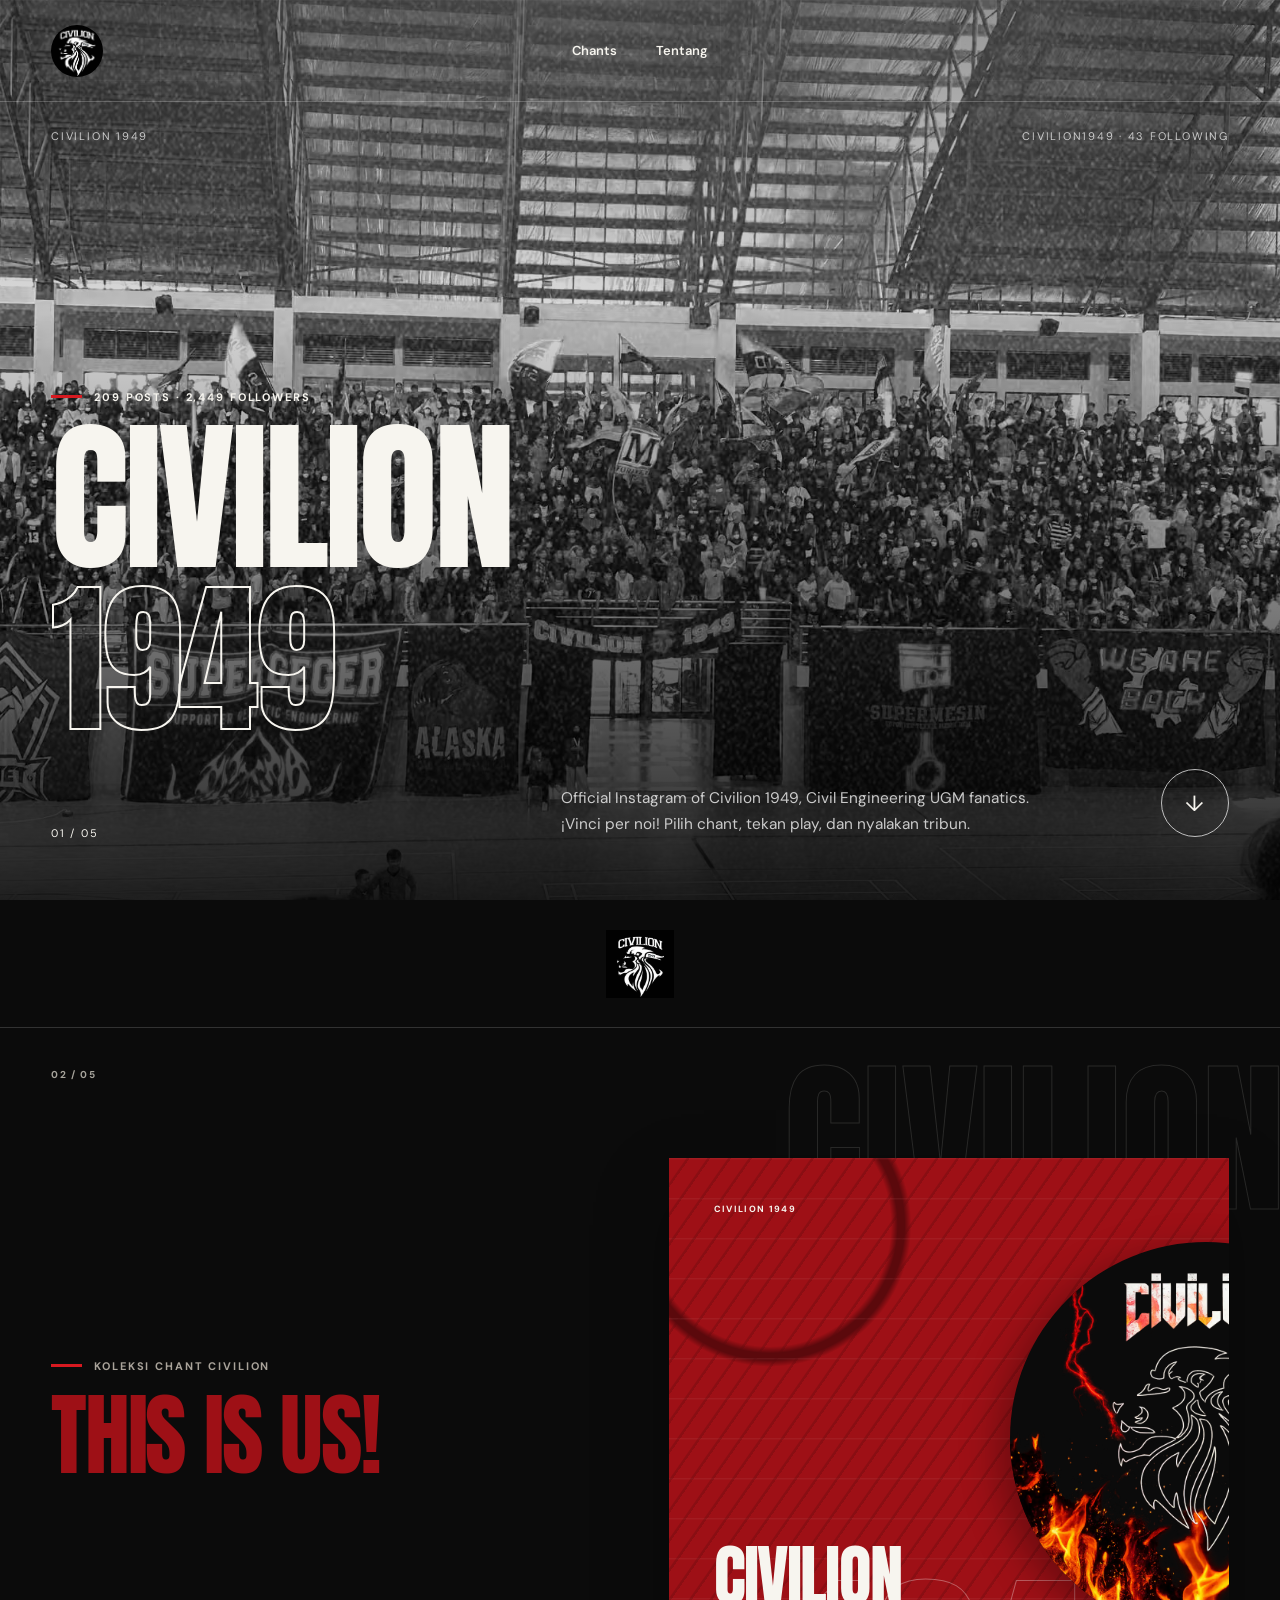
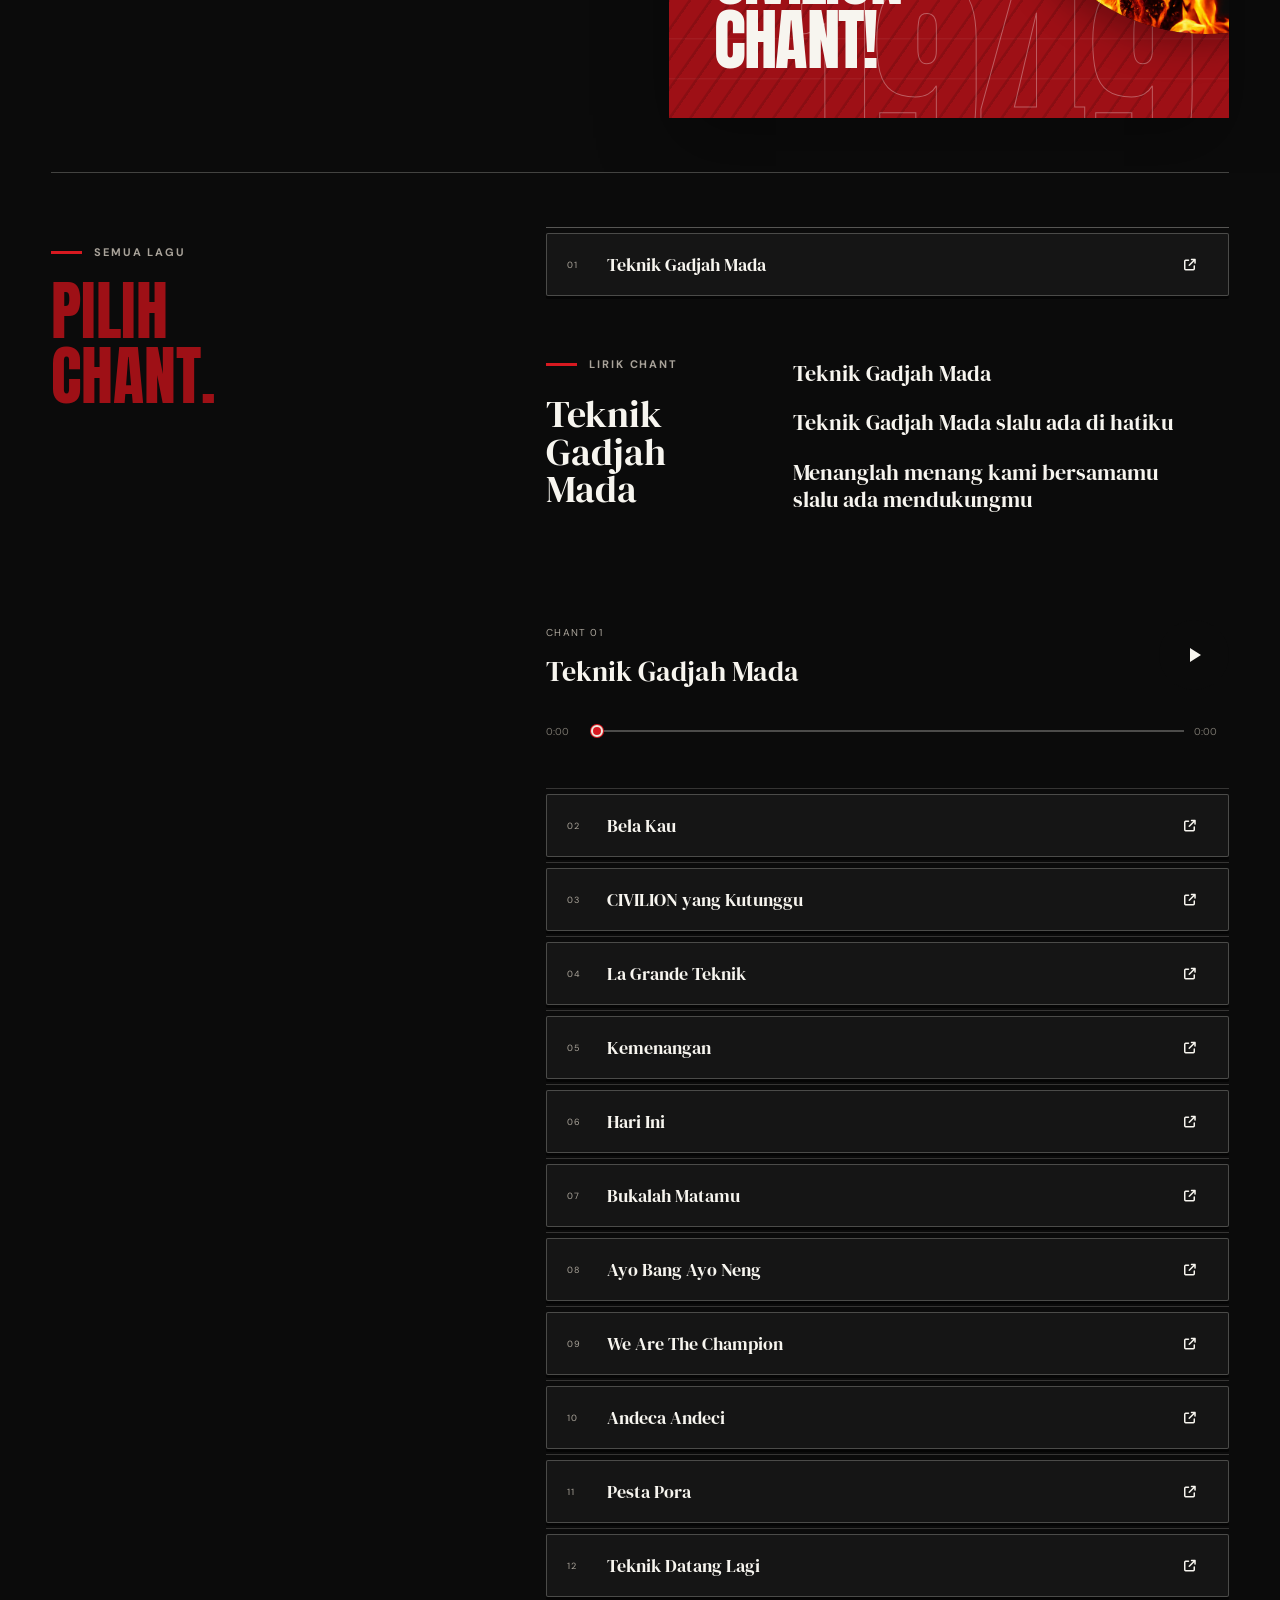
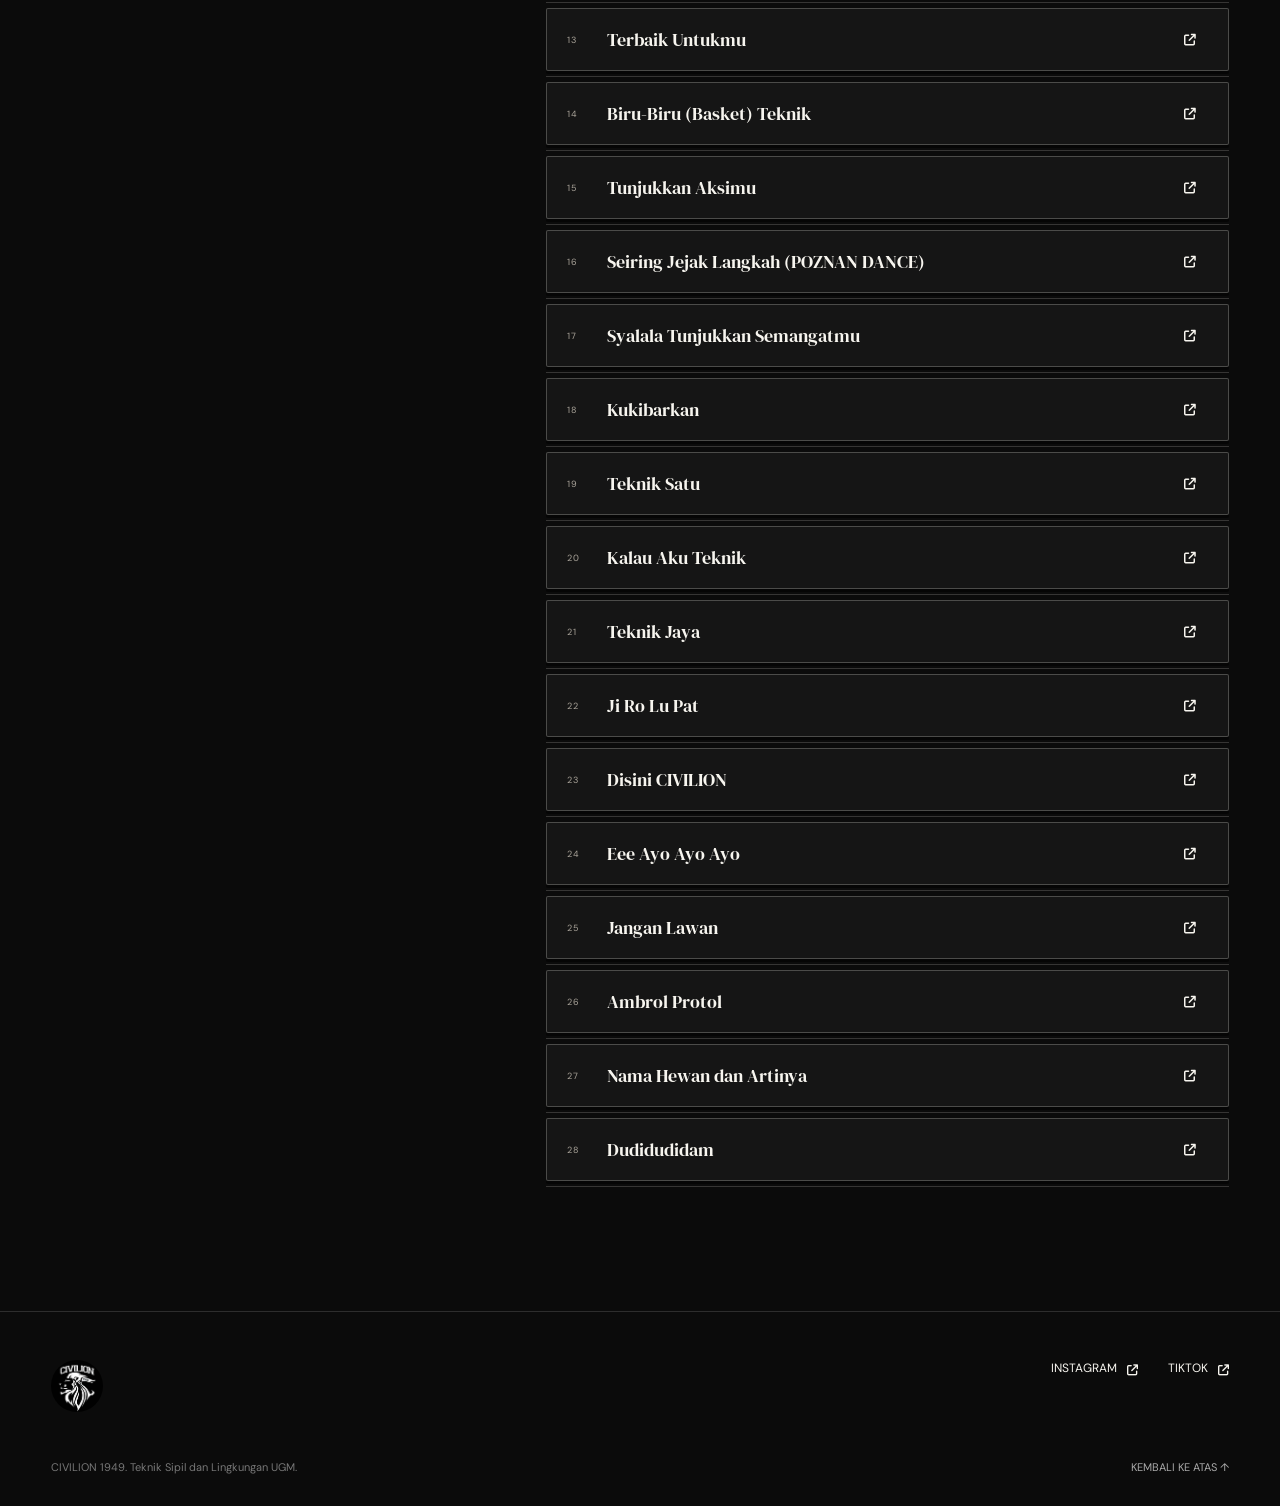
<file: index.html>
<!doctype html>
<html lang="id">
  <head>
    <meta charset="UTF-8" />
    <meta name="viewport" content="width=device-width, initial-scale=1.0" />
    <meta name="theme-color" content="#0b0b0b" />
    <meta
      name="description"
      content="CIVILION 1949, official supporter komunitas Teknik Sipil dan Lingkungan UGM. ¡Vinci per noi!"
    />
    <title>CIVILION — civilion1949</title>
    <link rel="icon" type="image/jpeg" href="logo-civilion.jpg" />
    <link rel="stylesheet" href="https://cdnjs.cloudflare.com/ajax/libs/font-awesome/6.7.2/css/all.min.css" />
    <link rel="preconnect" href="https://fonts.googleapis.com" />
    <link rel="preconnect" href="https://fonts.gstatic.com" crossorigin />
    <link
      href="https://fonts.googleapis.com/css2?family=Anton&amp;family=DM+Sans:wght@400;500;600;700&amp;family=DM+Serif+Display:ital@0;1&amp;display=swap"
      rel="stylesheet"
    />
    <link rel="stylesheet" href="styles.css" />
  </head>
  <body class="content-loading">
    <header class="site-header" id="top">
      <a class="brand" href="#top" aria-label="CIVILION, kembali ke atas">
        <img class="brand-logo" src="logo-civilion.jpg" alt="CIVILION" />
      </a>

      <button class="menu-toggle" type="button" aria-expanded="false" aria-controls="main-nav">
        <span></span><span></span>
        <span class="sr-only">Buka menu</span>
      </button>

      <nav class="main-nav" id="main-nav" aria-label="Navigasi utama">
        <a href="#rilisan">Chants</a>
        <a href="#top">Tentang</a>
      </nav>

    </header>

    <main>
      <section class="hero" aria-labelledby="hero-title">
        <div class="hero-media" role="img" aria-label="Kerumunan supporter memenuhi tribun stadion"></div>
        <div class="hero-shade"></div>
        <div class="hero-grid" aria-hidden="true"></div>

        <div class="hero-meta">
          <span>CIVILION 1949</span>
          <span>civilion1949 · 43 following</span>
        </div>

        <div class="hero-content">
          <p class="eyebrow"><span></span> 209 posts · 2,449 followers</p>
          <h1 id="hero-title"><span>CIVILION</span><em>1949</em></h1>
          <div class="hero-bottom">
            <p>
              Official Instagram of Civilion 1949, Civil Engineering UGM fanatics.
              ¡Vinci per noi! Pilih chant, tekan play, dan nyalakan tribun.
            </p>
            <a class="circle-link" href="#rilisan" aria-label="Dengarkan anthem terbaru">↓</a>
          </div>
        </div>

        <div class="hero-index" aria-hidden="true">01 / 05</div>
      </section>

      <section class="collaborators" aria-label="Logo kolaborator komunitas">
        <div class="logo-track">
          <div class="logo-row logo-image-row">
            <img src="logo-civilion.jpg" alt="Logo CIVILION" />
          </div>
        </div>
      </section>

      <section class="release" id="rilisan" aria-labelledby="release-title">
        <div class="release-heading">
          <p class="eyebrow dark"><span></span> Koleksi chant CIVILION</p>
          <h2 id="release-title"><span>THIS IS US!</span><span></span></h2>
        </div>

        <div class="record-art" aria-label="Sampul koleksi chant CIVILION">
          <div class="record-copy">
              <span>CIVILION 1949</span>
              <strong>CIVILION<br />CHANT!</strong>
          </div>
          <picture class="record-disc">
            <source srcset="cd.avif" type="image/avif" />
            <img src="cd.webp" alt="" aria-hidden="true" />
          </picture>
        </div>

        <div class="chant-catalog" aria-labelledby="catalog-title">
          <div class="catalog-heading">
            <p class="eyebrow dark"><span></span> Semua lagu</p>
            <h3 id="catalog-title"><span>PILIH</span><span>CHANT.</span></h3>
          </div>
          <div class="chant-list">
            <div class="chant-entry">
            <button type="button" class="chant-item" aria-expanded="false" data-title="Teknik Gadjah Mada" data-source="https://ekarahmadi.github.io/supersonikChant/TeknikGadjahMadaGitar.mp3" data-type="audio/mpeg"><span>01</span><strong>Teknik Gadjah Mada</strong><b class="chant-icon" aria-hidden="true"><i class="fa-solid fa-arrow-up-right-from-square"></i></b></button>
              <div class="chant-detail">
                <section class="lyrics-panel" aria-labelledby="lyrics-title" aria-live="polite">
                  <div class="lyrics-heading"><p class="eyebrow dark"><span></span> Lirik chant</p><h3 id="lyrics-title">Teknik Gadjah Mada</h3></div>
                  <div class="lyrics-lines"></div>
                </section>
                <div class="player-panel">
                  <div class="track-copy"><span>Chant 01</span><h3>Teknik Gadjah Mada</h3></div>
                  <button class="play-button" type="button" aria-label="Putar Teknik Gadjah Mada"><svg class="play-icon" viewBox="0 0 24 24" aria-hidden="true"><path d="m8 5 11 7-11 7V5Z" fill="currentColor"/></svg><svg class="pause-icon" viewBox="0 0 24 24" aria-hidden="true"><path d="M7 5h4v14H7zm6 0h4v14h-4z" fill="currentColor"/></svg></button>
                  <div class="progress-wrap"><span class="current-time">0:00</span><input class="progress" type="range" min="0" max="100" step="0.1" value="0" aria-label="Atur posisi lagu" /><span class="duration">--:--</span></div>
                  <audio class="track-audio" preload="metadata"><source src="https://ekarahmadi.github.io/supersonikChant/TeknikGadjahMadaGitar.mp3" type="audio/mpeg" /></audio>
                </div>
              </div>
            </div>
            <div class="chant-entry">
            <button type="button" class="chant-item" data-title="Syalala" data-source="https://ekarahmadi.github.io/supersonikChant/syalalaGitar.mp3" data-type="audio/mpeg"><span>02</span><strong>Syalala</strong><b class="chant-icon" aria-hidden="true"><i class="fa-solid fa-arrow-up-right-from-square"></i></b></button>
            </div>
            <div class="chant-entry">
            <button type="button" class="chant-item" data-title="CIVILION Yang Kutunggu" data-source="https://ekarahmadi.github.io/supersonikChant/SupersonikYangKutungguGitar.mp3" data-type="audio/mpeg"><span>03</span><strong>CIVILION Yang Kutunggu</strong><b class="chant-icon" aria-hidden="true"><i class="fa-solid fa-arrow-up-right-from-square"></i></b></button>
            </div>
            <div class="chant-entry">
            <button type="button" class="chant-item" data-title="La Grande" data-source="https://ekarahmadi.github.io/supersonikChant/LaGrandeGitar.mp3" data-type="audio/mpeg"><span>04</span><strong>La Grande</strong><b class="chant-icon" aria-hidden="true"><i class="fa-solid fa-arrow-up-right-from-square"></i></b></button>
            </div>
            <div class="chant-entry">
            <button type="button" class="chant-item" data-title="Kemenangan" data-source="https://ekarahmadi.github.io/supersonikChant/KemenanganGitar.mp3" data-type="audio/mpeg"><span>05</span><strong>Kemenangan</strong><b class="chant-icon" aria-hidden="true"><i class="fa-solid fa-arrow-up-right-from-square"></i></b></button>
            </div>
            <div class="chant-entry">
            <button type="button" class="chant-item" data-title="Hari Ini" data-source="https://ekarahmadi.github.io/supersonikChant/HariIniGitar.mp3" data-type="audio/mpeg"><span>06</span><strong>Hari Ini</strong><b class="chant-icon" aria-hidden="true"><i class="fa-solid fa-arrow-up-right-from-square"></i></b></button>
            </div>
            <div class="chant-entry">
            <button type="button" class="chant-item" data-title="Bukalah Matamu" data-source="https://ekarahmadi.github.io/supersonikChant/BukalahMatamuGitar"><span>07</span><strong>Bukalah Matamu</strong><b class="chant-icon" aria-hidden="true"><i class="fa-solid fa-arrow-up-right-from-square"></i></b></button>
            </div>
            <div class="chant-entry">
            <button type="button" class="chant-item" data-title="Ayo Bang" data-source="https://ekarahmadi.github.io/supersonikChant/AyoBangGitar.mp3" data-type="audio/mpeg"><span>08</span><strong>Ayo Bang</strong><b class="chant-icon" aria-hidden="true"><i class="fa-solid fa-arrow-up-right-from-square"></i></b></button>
            </div>
            <div class="chant-entry">
            <button type="button" class="chant-item" data-title="We Are The" data-source="https://ekarahmadi.github.io/supersonikChant/weAreThe.wav" data-type="audio/wav"><span>09</span><strong>We Are The</strong><b class="chant-icon" aria-hidden="true"><i class="fa-solid fa-arrow-up-right-from-square"></i></b></button>
            </div>
            <div class="chant-entry">
            <button type="button" class="chant-item" data-title="Andeca Andeci" data-source="https://ekarahmadi.github.io/supersonikChant/andecaAndeci.wav" data-type="audio/wav"><span>10</span><strong>Andeca Andeci</strong><b class="chant-icon" aria-hidden="true"><i class="fa-solid fa-arrow-up-right-from-square"></i></b></button>
            </div>
            <div class="chant-entry">
            <button type="button" class="chant-item" data-title="Kami Pemenangnya" data-source="https://ekarahmadi.github.io/supersonikChant/kamiPemenangnya.wav" data-type="audio/wav"><span>11</span><strong>Kami Pemenangnya</strong><b class="chant-icon" aria-hidden="true"><i class="fa-solid fa-arrow-up-right-from-square"></i></b></button>
            </div>
            <div class="chant-entry">
            <button type="button" class="chant-item" data-title="Kami Datang Lagi" data-source="https://ekarahmadi.github.io/supersonikChant/kamiDatangLagi.wav" data-type="audio/wav"><span>12</span><strong>Kami Datang Lagi</strong><b class="chant-icon" aria-hidden="true"><i class="fa-solid fa-arrow-up-right-from-square"></i></b></button>
            </div>
            <div class="chant-entry">
            <button type="button" class="chant-item" data-title="Terbaik Untukmu" data-source="https://ekarahmadi.github.io/supersonikChant/terbaikUntukmu.wav" data-type="audio/wav"><span>13</span><strong>Terbaik Untukmu</strong><b class="chant-icon" aria-hidden="true"><i class="fa-solid fa-arrow-up-right-from-square"></i></b></button>
            </div>
            <div class="chant-entry">
            <button type="button" class="chant-item" data-title="Hitam-Hitam" data-source="https://ekarahmadi.github.io/supersonikChant/hitamHitam.wav" data-type="audio/wav"><span>14</span><strong>Hitam-Hitam</strong><b class="chant-icon" aria-hidden="true"><i class="fa-solid fa-arrow-up-right-from-square"></i></b></button>
            </div>
            <div class="chant-entry">
            <button type="button" class="chant-item" data-title="CIVILION Tunjukkan Aksimu" data-source="https://ekarahmadi.github.io/supersonikChant/supersonikTunjukkanAksimu.wav" data-type="audio/wav"><span>15</span><strong>CIVILION Tunjukkan Aksimu</strong><b class="chant-icon" aria-hidden="true"><i class="fa-solid fa-arrow-up-right-from-square"></i></b></button>
            </div>
            <div class="chant-entry">
            <button type="button" class="chant-item" data-title="Seiring Jejak Langkahku" data-source="https://ekarahmadi.github.io/supersonikChant/seiringJejakLangkahku.wav" data-type="audio/wav"><span>16</span><strong>Seiring Jejak Langkahku</strong><b class="chant-icon" aria-hidden="true"><i class="fa-solid fa-arrow-up-right-from-square"></i></b></button>
            </div>
            <div class="chant-entry">
            <button type="button" class="chant-item" data-title="Syalalala Tunjukkan" data-source="https://ekarahmadi.github.io/supersonikChant/syalalalaTunjukkan.wav" data-type="audio/wav"><span>17</span><strong>Syalalala Tunjukkan</strong><b class="chant-icon" aria-hidden="true"><i class="fa-solid fa-arrow-up-right-from-square"></i></b></button>
            </div>
            <div class="chant-entry">
            <button type="button" class="chant-item" data-title="Ku Kibarkan Bendera" data-source="https://ekarahmadi.github.io/supersonikChant/kukibarkanBendera.wav" data-type="audio/wav"><span>18</span><strong>Ku Kibarkan Bendera</strong><b class="chant-icon" aria-hidden="true"><i class="fa-solid fa-arrow-up-right-from-square"></i></b></button>
            </div>
            <div class="chant-entry">
            <button type="button" class="chant-item" data-title="Teknik Satu" data-source="https://ekarahmadi.github.io/supersonikChant/teknikSatu.wav" data-type="audio/wav"><span>19</span><strong>Teknik Satu</strong><b class="chant-icon" aria-hidden="true"><i class="fa-solid fa-arrow-up-right-from-square"></i></b></button>
            </div>
            <div class="chant-entry">
            <button type="button" class="chant-item" data-title="Kalau Aku Teknik" data-source="https://ekarahmadi.github.io/supersonikChant/kalauAkuTeknik.wav" data-type="audio/wav"><span>20</span><strong>Kalau Aku Teknik</strong><b class="chant-icon" aria-hidden="true"><i class="fa-solid fa-arrow-up-right-from-square"></i></b></button>
            </div>
            <div class="chant-entry">
            <button type="button" class="chant-item" data-title="Ayo Teknik Jaya" data-source="https://ekarahmadi.github.io/supersonikChant/ayoTeknikJaya.wav" data-type="audio/wav"><span>21</span><strong>Ayo Teknik Jaya</strong><b class="chant-icon" aria-hidden="true"><i class="fa-solid fa-arrow-up-right-from-square"></i></b></button>
            </div>
            <div class="chant-entry">
            <button type="button" class="chant-item" data-title="Ji Ro Lu Pat" data-source="https://ekarahmadi.github.io/supersonikChant/jiRoLuPat.wav" data-type="audio/wav"><span>22</span><strong>Ji Ro Lu Pat</strong><b class="chant-icon" aria-hidden="true"><i class="fa-solid fa-arrow-up-right-from-square"></i></b></button>
            </div>
            <div class="chant-entry">
            <button type="button" class="chant-item" data-title="Di Sini CIVILION" data-source="https://ekarahmadi.github.io/supersonikChant/disiniSupersonik.wav" data-type="audio/wav"><span>23</span><strong>Di Sini CIVILION</strong><b class="chant-icon" aria-hidden="true"><i class="fa-solid fa-arrow-up-right-from-square"></i></b></button>
            </div>
            <div class="chant-entry">
            <button type="button" class="chant-item" data-title="Yo Ayo Teknikku" data-source="https://ekarahmadi.github.io/supersonikChant/yoAyoTeknikku.wav" data-type="audio/wav"><span>24</span><strong>Yo Ayo Teknikku</strong><b class="chant-icon" aria-hidden="true"><i class="fa-solid fa-arrow-up-right-from-square"></i></b></button>
            </div>
            <div class="chant-entry">
            <button type="button" class="chant-item" data-title="Sudah Kubilang" data-source="https://ekarahmadi.github.io/supersonikChant/sudahKubilang.wav" data-type="audio/wav"><span>25</span><strong>Sudah Kubilang</strong><b class="chant-icon" aria-hidden="true"><i class="fa-solid fa-arrow-up-right-from-square"></i></b></button>
            </div>
            <div class="chant-entry">
            <button type="button" class="chant-item" data-title="Ambrol Protol" data-source="https://ekarahmadi.github.io/supersonikChant/ambrolProtol.wav" data-type="audio/wav"><span>26</span><strong>Ambrol Protol</strong><b class="chant-icon" aria-hidden="true"><i class="fa-solid fa-arrow-up-right-from-square"></i></b></button>
            </div>
            <div class="chant-entry">
            <button type="button" class="chant-item" data-title="Nama Hewan" data-source="https://ekarahmadi.github.io/supersonikChant/namaHewan.wav" data-type="audio/wav"><span>27</span><strong>Nama Hewan</strong><b class="chant-icon" aria-hidden="true"><i class="fa-solid fa-arrow-up-right-from-square"></i></b></button>
            </div>
            <div class="chant-entry">
            <button type="button" class="chant-item" data-title="Dudi Dudi Dam" data-source="https://ekarahmadi.github.io/supersonikChant/dudiDudiDam.wav" data-type="audio/wav"><span>28</span><strong>Dudi Dudi Dam</strong><b class="chant-icon" aria-hidden="true"><i class="fa-solid fa-arrow-up-right-from-square"></i></b></button>
            </div>
          </div>
        </div>
      </section>

    </main>

    <footer class="site-footer">
      <a class="brand footer-brand" href="#top">
        <img class="brand-logo" src="logo-civilion.jpg" alt="CIVILION" />
      </a>
      <div class="footer-links">
        <a href="https://www.instagram.com/civilion1949/" target="_blank" rel="noreferrer">Instagram <span class="external-icon" aria-hidden="true"><i class="fa-solid fa-arrow-up-right-from-square"></i></span></a>
        <a href="https://www.tiktok.com/@civilion1949_?_r=1&amp;_t=ZS-98gYfl2aiCT" target="_blank" rel="noreferrer">TikTok <span class="external-icon" aria-hidden="true"><i class="fa-solid fa-arrow-up-right-from-square"></i></span></a>
      </div>
      <p>CIVILION 1949. Teknik Sipil dan Lingkungan UGM.</p>
      <a class="back-top" href="#top">Kembali ke atas ↑</a>
    </footer>

    <script src="supabase-config.js"></script>
    <script src="supabase-api.js"></script>
    <script src="lyrics.js"></script>
    <script src="public-content.js"></script>
    <script src="script.js"></script>
  </body>
</html>
</file>
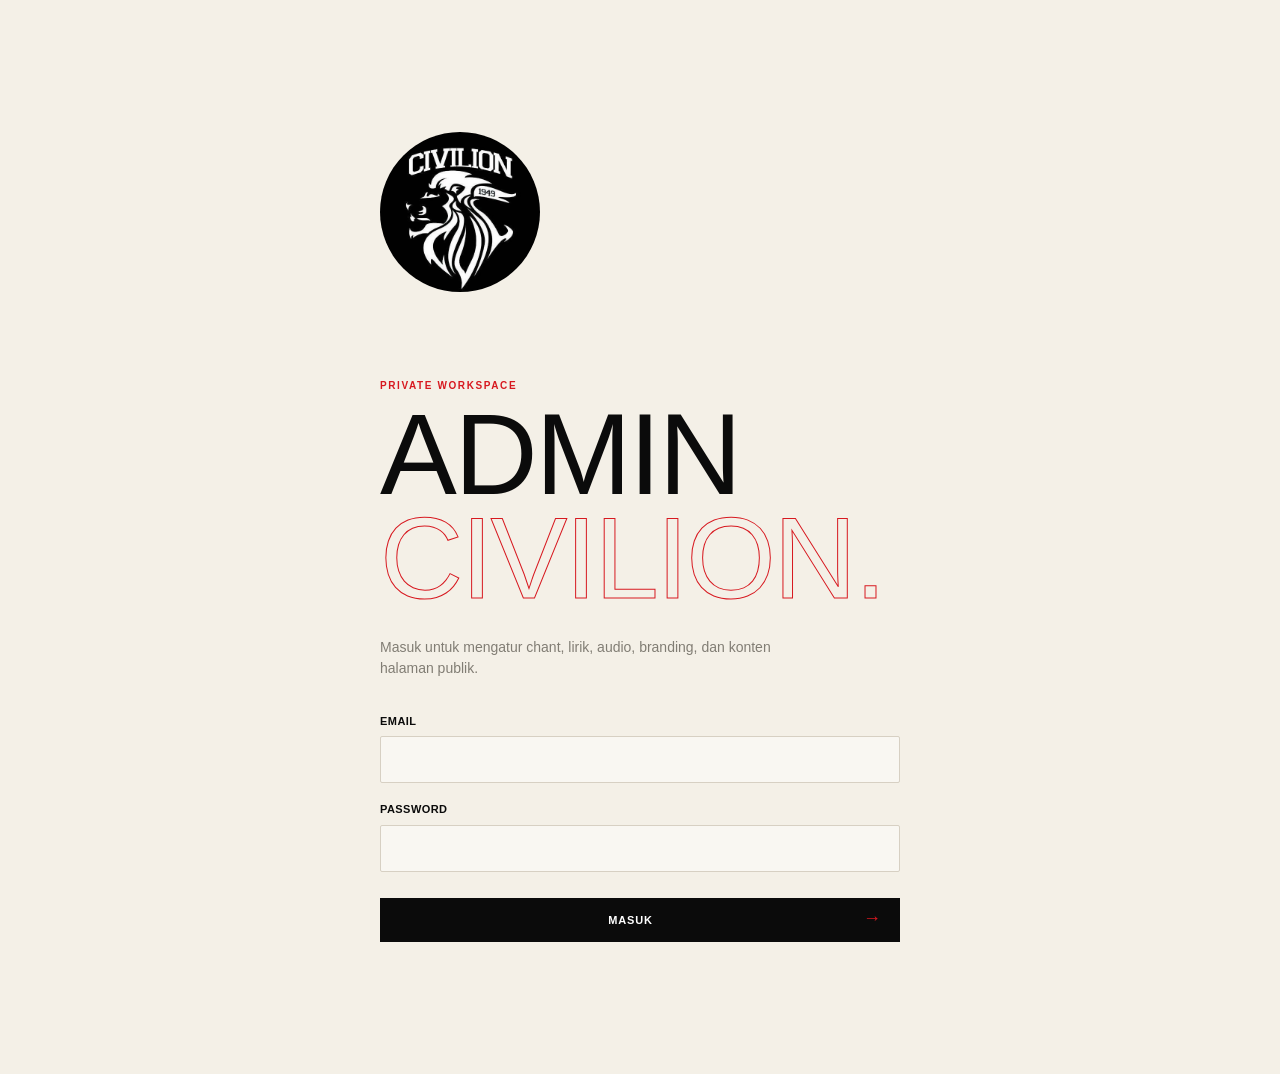
<file: admin.html>
<!doctype html>
<html lang="id">
  <head>
    <meta charset="UTF-8" />
    <meta name="viewport" content="width=device-width, initial-scale=1.0" />
    <meta name="theme-color" content="#0b0b0b" />
    <link rel="icon" type="image/jpeg" href="logo-civilion.jpg" />
    <title>Admin — CIVILION 1949</title>
    <link rel="stylesheet" href="admin.css" />
  </head>
  <body>
    <main class="admin-shell">
      <section class="login-card" id="login-view">
        <img src="logo-civilion.jpg" alt="CIVILION 1949" />
        <p class="eyebrow">Private workspace</p>
        <h1>ADMIN<br /><em>CIVILION.</em></h1>
        <p>Masuk untuk mengatur chant, lirik, audio, branding, dan konten halaman publik.</p>
        <form id="login-form">
          <label>Email<input type="email" name="email" autocomplete="email" required /></label>
          <label>Password<input type="password" name="password" autocomplete="current-password" required /></label>
          <button type="submit">Masuk <span>→</span></button>
        </form>
        <p class="form-status" id="login-status" role="status"></p>
      </section>

      <section class="dashboard" id="dashboard-view" hidden>
        <header class="admin-header">
          <div><p class="eyebrow">Civilion 1949 control room</p><h1>CIVILION <em>ADMIN.</em></h1></div>
          <div class="header-actions"><a href="index.html" target="_blank" rel="noreferrer">Lihat website ↗</a><button id="logout-button" type="button">Keluar</button></div>
        </header>
        <p class="form-status" id="dashboard-status" role="status"></p>

        <nav class="admin-tabs" aria-label="Admin sections">
          <button class="tab-button active" type="button" data-tab="chants">Chants &amp; lirik</button>
          <button class="tab-button" type="button" data-tab="settings">Pengaturan halaman</button>
        </nav>

        <section class="tab-panel active" id="chants-tab">
          <div class="section-head"><div><p class="eyebrow dark">Content library</p><h2>CHANTS.</h2><p>Kelola judul, audio, lirik, urutan, dan status publikasi.</p></div><div class="section-actions"><button class="button secondary" id="seed-button" type="button">Import 28 default</button><button class="button" id="new-chant-button" type="button">+ Chant baru</button></div></div>
          <div class="chant-admin-layout">
            <div class="chant-admin-list" id="chant-admin-list"></div>
            <form class="editor" id="chant-form" hidden>
              <div class="editor-head"><div><p class="eyebrow dark">Editor chant</p><h3 id="chant-editor-title">Chant baru</h3></div><button class="icon-button" id="close-editor" type="button" aria-label="Tutup editor">×</button></div>
              <input type="hidden" name="id" />
              <label>Judul<input name="title" required /></label>
              <div class="form-grid"><label>Urutan<input name="sort_order" type="number" min="0" required /></label><label>Format audio<select name="audio_type"><option value="audio/mpeg">MP3</option><option value="audio/wav">WAV</option></select></label></div>
              <label>Audio URL<input name="audio_url" type="url" placeholder="Upload file atau tempel URL" /></label>
              <div class="upload-row"><label class="file-picker">Upload audio<input id="audio-file" type="file" accept="audio/*" /></label><button class="button danger compact" id="delete-audio-button" type="button">Hapus audio</button></div>
              <audio class="editor-audio" id="editor-audio" controls preload="none" hidden></audio>
              <label class="check-label"><input name="published" type="checkbox" checked /> Tampilkan di website publik</label>
              <label>Lirik <span class="hint">Satu baris per baris lirik</span><textarea name="lyrics" rows="14" placeholder="Tulis lirik di sini..."></textarea></label>
              <div class="editor-actions"><button class="button" type="submit">Simpan chant</button><button class="button danger" id="delete-chant-button" type="button">Hapus</button></div>
            </form>
          </div>
        </section>

        <section class="tab-panel" id="settings-tab" hidden>
          <div class="section-head"><div><p class="eyebrow dark">Page controls</p><h2>SETTINGS.</h2><p>Ubah konten halaman tanpa menyentuh HTML.</p></div><button class="button" id="save-settings-button" type="button">Simpan semua</button></div>
          <form class="settings-grid" id="settings-form">
            <fieldset><legend>Hero</legend><div class="media-preview hero-preview"><span>Preview background saat ini</span><img id="hero-preview" alt="Preview background hero" /></div><label>Eyebrow<input name="hero.eyebrow" /></label><label>Judul utama<input name="hero.title" /></label><label>Judul emphasis<input name="hero.title_emphasis" /></label><label>Deskripsi<textarea name="hero.description" rows="4"></textarea></label><label>Lokasi<input name="hero.location" /></label><label>Background URL<input name="hero.background_url" /></label><div class="upload-row"><label class="file-picker">Upload background<input id="hero-file" type="file" accept="image/*" /></label><button class="button danger compact" id="delete-hero-button" type="button">Hapus foto</button></div></fieldset>
            <fieldset><legend>Rilisan</legend><label>Eyebrow<input name="release.eyebrow" /></label><label>Judul<input name="release.title" /></label><label>Judul emphasis<input name="release.title_emphasis" /></label><label>Label cover<input name="release.cover_label" /></label><label>Judul cover<input name="release.cover_title" /></label></fieldset>
            <fieldset><legend>Branding</legend><div class="media-preview logo-preview"><span>Logo utama saat ini</span><img id="logo-preview" alt="Preview logo utama" /></div><label>Logo utama<input name="branding.logo_url" /></label><div class="upload-row"><label class="file-picker">Upload logo<input id="logo-file" type="file" accept="image/*" /></label><button class="button danger compact" id="delete-logo-button" type="button">Hapus logo</button></div><div class="media-preview logo-preview"><span>Logo kolaborator saat ini</span><img id="collaborator-preview" alt="Preview logo kolaborator" /></div><label>Logo kolaborator<input name="branding.collaborator_logo_url" /></label><div class="upload-row"><label class="file-picker">Upload kolaborator<input id="collaborator-file" type="file" accept="image/*" /></label><button class="button danger compact" id="delete-collaborator-button" type="button">Hapus logo</button></div><label>URL sumber<input name="branding.source_url" type="url" /></label></fieldset>
            <fieldset><legend>Footer</legend><label>Teks footer<input name="footer.text" /></label></fieldset>
          </form>
        </section>
      </section>
    </main>
    <div class="modal-backdrop" id="admin-modal" hidden>
      <section class="admin-modal" role="dialog" aria-modal="true" aria-labelledby="modal-title">
        <p class="modal-kicker" id="modal-kicker">CIVILION ADMIN</p>
        <h2 id="modal-title">Berhasil</h2>
        <p id="modal-message"></p>
        <div class="modal-actions" id="modal-actions"></div>
      </section>
    </div>
    <script src="supabase-config.js"></script>
    <script src="supabase-api.js"></script>
    <script src="lyrics.js"></script>
    <script src="admin.js"></script>
  </body>
</html>
</file>
<file: styles.css>
:root {
  --ink: #0b0b0b;
  --paper: #eeeade;
  --white: #f7f5ef;
  --red: #d71920;
  --gray: #a7a49c;
  --line: rgba(11, 11, 11, 0.18);
  --gutter: clamp(22px, 4vw, 68px);
}

* { box-sizing: border-box; }
html { scroll-behavior: smooth; scroll-padding-top: 24px; overflow-x: clip; }
body {
  margin: 0;
  background: var(--ink);
  color: var(--white);
  font-family: "DM Sans", Arial, sans-serif;
  -webkit-font-smoothing: antialiased;
  overflow-x: clip;
}
body.menu-open { overflow: hidden; }
a { color: inherit; text-decoration: none; }
button, input { font: inherit; }
button { color: inherit; }
img { display: block; max-width: 100%; }
.sr-only {
  position: absolute;
  width: 1px;
  height: 1px;
  padding: 0;
  margin: -1px;
  overflow: hidden;
  clip: rect(0, 0, 0, 0);
  white-space: nowrap;
  border: 0;
}

.site-header {
  position: absolute;
  z-index: 20;
  top: 0;
  left: 0;
  width: 100%;
  height: 102px;
  padding: 0 var(--gutter);
  display: grid;
  grid-template-columns: 1fr auto 1fr;
  align-items: center;
  border-bottom: 1px solid rgba(255,255,255,.22);
}
.brand { display: inline-flex; width: max-content; align-items: center; }
.brand-logo { width: 52px; height: 52px; aspect-ratio: 1; object-fit: contain; object-position: center; border-radius: 50%; }
.main-nav { display: flex; gap: clamp(25px, 3vw, 50px); }
.main-nav a { font-size: 13px; font-weight: 600; }
.main-nav a, .footer-links a { transition: opacity .25s ease; }
.main-nav a:hover, .footer-links a:hover { opacity: .58; }
.external-icon { display: inline-block; margin-left: 7px; color: currentColor; vertical-align: -.1em; }
.external-icon i { font-size: 11px; }
.menu-toggle { display: none; background: none; border: 0; }

.hero {
  position: relative;
  min-height: min(940px, 100svh);
  overflow: hidden;
  display: flex;
  align-items: flex-end;
  padding: 145px var(--gutter) clamp(48px, 7vh, 84px);
  isolation: isolate;
}
.hero-media {
  position: absolute;
  z-index: -3;
  inset: 0;
  background-image: url("hero-bg.webp");
  background-image: -webkit-image-set(url("hero-bg.avif") 1x, url("hero-bg.webp") 1x);
  background-image: image-set(url("hero-bg.avif") type("image/avif"), url("hero-bg.webp") type("image/webp"));
  background-size: cover;
  background-position: center 42%;
  filter: grayscale(1) contrast(1.08);
  transform: scale(1.015);
  opacity: 1;
  transition: opacity .22s ease;
}
.content-loading .hero-media { opacity: 0; }
.hero-shade { position: absolute; z-index: -2; inset: 0; background: linear-gradient(180deg, rgba(0,0,0,.42) 0%, rgba(0,0,0,.15) 34%, rgba(0,0,0,.88) 100%); }
.hero-grid {
  position: absolute;
  z-index: -1;
  inset: 0;
  opacity: .13;
  background-image: linear-gradient(rgba(255,255,255,.25) 1px, transparent 1px), linear-gradient(90deg, rgba(255,255,255,.25) 1px, transparent 1px);
  background-size: 80px 80px;
  mask-image: linear-gradient(to bottom, black, transparent 70%);
}
.hero-meta { position: absolute; top: 129px; left: var(--gutter); right: var(--gutter); display: flex; justify-content: space-between; color: rgba(255,255,255,.72); font-size: 11px; letter-spacing: .16em; text-transform: uppercase; }
.hero-content { width: 100%; }
.eyebrow { display: flex; align-items: center; gap: 12px; margin: 0 0 24px; font-size: 11px; font-weight: 700; letter-spacing: .17em; text-transform: uppercase; }
.eyebrow span { display: inline-block; width: 31px; height: 3px; background: var(--red); }
.eyebrow.dark { color: var(--ink); }
.hero h1, .release h2 {
  margin: 0;
  font-family: Anton, Impact, sans-serif;
  font-weight: 400;
  letter-spacing: -.025em;
  line-height: .86;
  text-transform: uppercase;
}
.hero h1 { max-width: 1100px; font-size: clamp(74px, 12.8vw, 190px); }
.hero h1 span, .hero h1 em, .release h2 span, .catalog-heading h3 span { display: block; }
.hero h1 span + em, .release h2 span + span, .catalog-heading h3 span + span { margin-top: .13em; }
.hero h1 em { color: transparent; font-style: normal; -webkit-text-stroke: 2px var(--white); }
.hero-bottom { display: flex; align-items: flex-end; justify-content: flex-end; gap: clamp(40px, 9vw, 140px); margin-top: 38px; }
.hero-bottom p { max-width: 485px; margin: 0; color: rgba(255,255,255,.76); font-size: clamp(14px, 1.2vw, 17px); line-height: 1.65; }
.circle-link { flex: 0 0 auto; width: 68px; height: 68px; border: 1px solid rgba(255,255,255,.7); border-radius: 50%; display: grid; place-items: center; font-size: 22px; transition: background .25s, color .25s; }
.circle-link:hover { background: var(--white); color: var(--ink); }
.hero-index { position: absolute; bottom: 60px; left: var(--gutter); font-size: 11px; letter-spacing: .16em; }

.collaborators { display: grid; grid-template-columns: 1fr; min-height: 128px; align-items: center; border-bottom: 1px solid rgba(255,255,255,.16); overflow: hidden; }
.logo-track { overflow: hidden; mask-image: linear-gradient(90deg, transparent, black 5%, black 95%, transparent); }
.logo-row { width: 100%; display: flex; align-items: center; justify-content: center; gap: clamp(42px, 5vw, 86px); }
.logo-image-row { gap: 0; }
.logo-image-row img { width: min(760px, 82vw); height: 68px; object-fit: contain; opacity: 1; }

.release { position: relative; display: grid; grid-template-columns: minmax(280px, .76fr) minmax(460px, 1.24fr); grid-template-rows: auto auto; min-height: 0; background: var(--ink); color: var(--white); padding: 112px var(--gutter) 124px; gap: 72px clamp(35px, 6vw, 110px); align-items: start; overflow: visible; }
.release::before { content: "02 / 05"; position: absolute; top: 40px; left: var(--gutter); color: var(--gray); font-size: 10px; font-weight: 700; letter-spacing: .16em; }
.release::after { content: "CIVILION"; position: absolute; top: 28px; right: -5px; font-family: Anton, sans-serif; font-size: clamp(80px, 13vw, 205px); line-height: 1; color: transparent; -webkit-text-stroke: 1px rgba(247,245,239,.13); white-space: nowrap; pointer-events: none; }
.release-heading { position: relative; z-index: 2; align-self: stretch; display: flex; flex-direction: column; justify-content: center; padding: 34px 0 30px; }
.release-heading { order: 1; }
.release h2 { max-width: 520px; font-size: clamp(62px, 7vw, 110px); }
.release h2 { color: #9e1016; }
.release-heading .eyebrow.dark { color: #a9a39a; }
.release h2 span, .catalog-heading h3 span { display: block; }
.record-art { position: relative; z-index: 2; aspect-ratio: 1; background: #9e1016; box-shadow: 0 32px 70px rgba(0,0,0,.28); overflow: hidden; isolation: isolate; }
.record-art { order: 2; grid-column: 2; width: min(100%, 560px); margin-left: auto; transform: translateY(18px); }
.record-art::before { content: ""; position: absolute; z-index: -1; inset: 0; opacity: .42; background: repeating-linear-gradient(125deg, transparent 0 14px, rgba(0,0,0,.3) 15px 17px), repeating-linear-gradient(0deg, transparent 0 38px, rgba(255,255,255,.12) 39px 40px), radial-gradient(circle at 18% 12%, transparent 0 18%, #000 19% 20%, transparent 21%); }
.record-art::after { content: "1949"; position: absolute; right: 6%; bottom: -8%; z-index: -1; color: transparent; font-family: Anton, sans-serif; font-size: clamp(130px, 17vw, 250px); line-height: .8; -webkit-text-stroke: 1px rgba(255,255,255,.32); }
.record-copy { position: absolute; z-index: 2; inset: 8%; display: flex; flex-direction: column; justify-content: space-between; }
.record-copy span, .record-copy small { font-size: 9px; font-weight: 700; letter-spacing: .15em; text-transform: uppercase; }
.record-copy strong { max-width: 75%; font-family: Anton, sans-serif; font-size: clamp(43px, 5.2vw, 78px); font-weight: 400; line-height: .96; letter-spacing: -.025em; color: var(--white); }
.record-disc { position: absolute; width: 70%; height: auto; right: -31%; top: 15%; display: block; border-radius: 50%; background: #0b0b0b; filter: drop-shadow(-12px 10px 18px rgba(0,0,0,.3)); }
.record-disc img { display: block; width: 100%; height: auto; border-radius: 50%; }
.player-panel { position: relative; z-index: 2; border-top: 1px solid var(--ink); padding: 22px 0 0; display: grid; grid-template-columns: minmax(0, 1fr) 70px; column-gap: 20px; row-gap: 0; width: min(760px, 100%); margin: 38px 0 0 auto; }
.track-copy span { font-size: 10px; text-transform: uppercase; letter-spacing: .12em; color: #aaa49a; }
.track-copy h3 { margin: 11px 0 4px; font-family: "DM Serif Display", serif; font-size: clamp(25px, 2.2vw, 34px); font-weight: 400; }
.track-copy p { margin: 0; color: #77736b; font-size: 13px; }
.play-button { grid-column: 2; grid-row: 1; width: 70px; height: 70px; border: 0; border-radius: 50%; background: var(--ink); color: var(--white); cursor: pointer; display: grid; place-items: center; transition: transform .25s, background .25s; }
.play-button:hover { transform: scale(1.05); background: var(--red); }
.play-button svg { width: 24px; }
.pause-icon { display: none; }
.player-panel.playing .play-icon { display: none; }
.player-panel.playing .pause-icon { display: block; }
.record-disc { transform-origin: 50% 50%; will-change: transform; }
.record-art .record-disc { animation: cd-spin 24s linear infinite; animation-play-state: running; }
@keyframes cd-spin { from { transform: rotate(0deg); } to { transform: rotate(360deg); } }
.progress-wrap { grid-column: 1 / -1; display: grid; grid-template-columns: 35px 1fr 35px; gap: 10px; align-items: center; margin-top: 28px; font-size: 10px; color: #77736b; }
.progress { --progress: 0%; width: 100%; height: 18px; margin: 0; appearance: none; -webkit-appearance: none; background: transparent; cursor: pointer; }
.progress::-webkit-slider-runnable-track { height: 2px; background: linear-gradient(to right, var(--red) 0 var(--progress), rgba(247,245,239,.28) var(--progress) 100%); }
.progress::-moz-range-track { height: 2px; background: rgba(247,245,239,.28); }
.progress::-moz-range-progress { height: 2px; background: var(--red); }
.progress::-webkit-slider-thumb { width: 12px; height: 12px; margin-top: -5px; appearance: none; -webkit-appearance: none; border: 2px solid var(--paper); border-radius: 50%; background: var(--red); box-shadow: 0 0 0 1px var(--red); }
.progress::-moz-range-thumb { width: 10px; height: 10px; border: 2px solid var(--paper); border-radius: 50%; background: var(--red); box-shadow: 0 0 0 1px var(--red); }
.track-audio { display: none; }
.chant-catalog { grid-column: 1 / -1; position: relative; z-index: 2; display: grid; grid-template-columns: .76fr 1.24fr; gap: clamp(35px, 6vw, 110px); padding-top: 54px; border-top: 1px solid rgba(247,245,239,.24); color: var(--white); }
.chant-catalog::before { content: ""; position: absolute; z-index: -1; top: 0; bottom: -124px; left: calc((100vw - 100%) / -2); right: calc((100vw - 100%) / -2); background: var(--ink); }
.chant-catalog { order: 3; }
.catalog-heading { position: -webkit-sticky; position: sticky; top: 24px; align-self: start; z-index: 3; padding: 18px 18px 22px 0; background: var(--ink); }
.catalog-heading .eyebrow.dark { color: #a9a39a; }
.catalog-heading h3 { color: #9e1016; }
.catalog-heading h3 { margin: 14px 0 0; font-family: Anton, sans-serif; font-size: clamp(52px, 5vw, 84px); font-weight: 400; line-height: .88; }
.chant-list { border-top: 1px solid rgba(247,245,239,.32); }
.chant-entry { border-bottom: 1px solid rgba(247,245,239,.18); }
.chant-item { width: 100%; min-width: 0; display: grid; grid-template-columns: 30px minmax(0, 1fr) 24px; align-items: center; gap: 10px; margin: 5px 0; padding: 18px 20px; border: 1px solid rgba(247,245,239,.24); border-radius: 2px; background: #151515; box-shadow: 0 3px 0 #050505; color: var(--white); cursor: pointer; text-align: left; transition: background .25s, border-color .25s, color .25s, box-shadow .25s; }
.chant-item:hover { border-color: var(--red); background: #202020; box-shadow: 0 3px 0 var(--red); }
.chant-item span { color: #aaa49a; font-size: 9px; letter-spacing: .1em; text-transform: uppercase; }
.chant-item strong { overflow: hidden; font-family: "DM Serif Display", serif; font-size: clamp(16px, 1.4vw, 22px); font-weight: 400; text-overflow: ellipsis; white-space: nowrap; }
.chant-item b { font-size: 13px; font-weight: 400; transition: transform .25s, color .25s; }
.chant-item .chant-icon svg { display: none; }
.chant-item .chant-icon i { display: block; font-size: 12px; }
.chant-item:hover b, .chant-item.active b { color: var(--red); }
.chant-item.active { border-color: var(--red); background: var(--red); box-shadow: 0 3px 0 #750b10; color: var(--white); }
.chant-item.active strong { color: var(--white); }
.chant-item b { transition: transform .25s; }
.chant-item.active b { transform: rotate(45deg); }
.chant-detail { max-width: 100%; min-width: 0; max-height: 0; overflow: hidden; padding: 0; opacity: 0; scroll-margin-top: 24px; transition: max-height .7s cubic-bezier(.2,.75,.2,1), opacity .4s ease, padding .7s cubic-bezier(.2,.75,.2,1); }
.chant-entry.active .chant-detail { max-height: 3000px; padding: 18px 0 48px; opacity: 1; }
.lyrics-panel { display: grid; grid-template-columns: minmax(170px, .62fr) minmax(0, 1.38fr); gap: clamp(28px, 4vw, 64px); padding: 38px 0; color: var(--white); }
.lyrics-panel .eyebrow.dark { color: #a9a39a; }
.lyrics-heading { min-width: 0; align-self: start; }
.lyrics-heading h3 { max-width: 280px; margin: 14px 0 0; font-family: "DM Serif Display", Georgia, serif; font-size: clamp(32px, 3vw, 56px); font-weight: 400; line-height: .98; }
.lyrics-lines { max-height: 520px; overflow-y: auto; padding: 3px 22px 8px 0; scrollbar-width: thin; scrollbar-color: var(--red) transparent; }
.lyrics-lines p { max-width: 100%; margin: 0 0 22px; font-family: "DM Serif Display", Georgia, serif; font-size: clamp(22px, 1.75vw, 31px); line-height: 1.22; overflow-wrap: anywhere; word-break: break-word; }
.lyrics-lines p:last-child { margin-bottom: 0; }

.site-footer { min-height: 190px; padding: 48px var(--gutter) 32px; display: grid; grid-template-columns: 1fr auto; grid-template-rows: auto 1fr auto; grid-template-areas: "brand links" ". ." "copyright top"; align-items: start; gap: 24px; border-top: 1px solid rgba(255,255,255,.14); }
.footer-brand { grid-area: brand; }
.footer-links { grid-area: links; justify-self: end; display: flex; align-items: center; gap: 30px; font-size: 12px; text-transform: uppercase; }
.site-footer > p { grid-area: copyright; align-self: end; margin: 0; color: #777; font-size: 11px; }
.back-top { grid-area: top; align-self: end; justify-self: end; color: #aaa; font-size: 11px; text-transform: uppercase; transition: color .25s; }
.back-top:hover { color: var(--white); }

@media (max-width: 980px) {
  .release { grid-template-columns: 1fr 1fr; }
  .release-heading { grid-column: 1 / 3; }
  .record-art { grid-column: 1 / 3; justify-self: center; transform: none; }
  .chant-catalog { padding-top: 70px; }
}

@media (max-width: 720px) {
  :root { --gutter: clamp(16px, 5.2vw, 22px); }
  .site-header { position: absolute; height: 72px; grid-template-columns: minmax(0, 1fr) auto; }
   .brand-logo { width: 44px; height: 44px; }
  .menu-toggle { z-index: 3; display: flex; width: 44px; height: 44px; padding: 10px 6px; flex-direction: column; justify-content: center; align-items: flex-end; gap: 7px; cursor: pointer; }
  .menu-toggle > span:not(.sr-only) { width: 27px; height: 2px; background: var(--white); transition: transform .25s; }
  .menu-toggle[aria-expanded="true"] > span:first-child { transform: translateY(4.5px) rotate(45deg); }
  .menu-toggle[aria-expanded="true"] > span:nth-child(2) { transform: translateY(-4.5px) rotate(-45deg); }
  .main-nav { position: fixed; z-index: 2; inset: 0; min-height: 100dvh; display: flex; flex-direction: column; justify-content: center; padding: 90px var(--gutter) max(38px, env(safe-area-inset-bottom)); background: var(--red); transform: translateX(100%); visibility: hidden; transition: transform .35s ease, visibility 0s linear .35s; }
  .main-nav.open { transform: translateX(0); }
  .main-nav.open { visibility: visible; transition-delay: 0s; }
  .main-nav a { padding: 9px 0; font-family: Anton, sans-serif; font-size: clamp(44px, 15vw, 64px); font-weight: 400; line-height: 1; text-transform: uppercase; }
  .hero { min-height: max(660px, 100svh); padding: 104px var(--gutter) max(30px, env(safe-area-inset-bottom)); }
  .hero-media { background-position: 58% center; }
  .hero-meta { top: 92px; font-size: 9px; }
  .hero-meta span:last-child { display: none; }
  .hero .eyebrow { margin-bottom: 17px; }
  .hero h1 { width: 100%; font-size: clamp(58px, 19.6vw, 86px); line-height: .91; overflow-wrap: normal; }
  .hero h1 em { -webkit-text-stroke-width: 1px; }
  .hero-bottom { display: grid; grid-template-columns: minmax(0, 1fr) auto; margin-top: 25px; align-items: end; gap: 14px; }
  .hero-bottom p { max-width: 295px; font-size: 12px; line-height: 1.58; text-wrap: pretty; }
  .circle-link { width: 46px; height: 46px; font-size: 18px; }
  .hero-index { display: none; }
  .collaborators { min-height: 104px; display: block; padding: 21px 0; }
   .logo-image-row img { height: 48px; }
   .release { display: flex; flex-direction: column; min-height: 0; padding: 80px var(--gutter) 88px; }
  .release::after { top: 28px; font-size: 24vw; }
   .release-heading { margin-bottom: 42px; padding: 0 0 24px; border-top: 0; }
   .hero h1 span + em, .release h2 span + span, .catalog-heading h3 span + span { margin-top: .16em; }
   .release h2 { font-size: clamp(48px, 16.5vw, 72px); line-height: .86; letter-spacing: -.035em; }
   .record-art { width: min(100%, 440px); margin: 0 auto 44px; transform: none; }
   .record-disc { width: 68%; right: -29%; top: 16%; }
  .record-copy strong { font-size: clamp(43px, 14vw, 60px); }
   .record-disc i { border-width: 10px; }
   .player-panel { width: 100%; padding-top: 16px; grid-template-columns: minmax(0, 1fr) 54px; column-gap: 14px; align-items: center; }
  .track-copy { min-width: 0; }
  .track-copy span { font-size: 8px; }
  .track-copy h3 { margin: 7px 0 3px; font-size: clamp(24px, 7.5vw, 31px); line-height: 1.02; text-wrap: balance; }
  .track-copy p { max-width: 225px; overflow: hidden; font-size: 11px; text-overflow: ellipsis; white-space: nowrap; }
  .play-button { grid-column: 2; grid-row: 1; width: 52px; height: 52px; }
  .play-button svg { width: 21px; }
  .progress-wrap { grid-column: 1 / 3; grid-template-columns: 31px minmax(0, 1fr) 31px; gap: 8px; margin-top: 24px; }
  .progress { height: 3px; }
    .chant-catalog { display: flex; flex-direction: column; padding-top: 54px; }
    .catalog-heading { position: static; margin-bottom: 28px; padding: 0; }
    .chant-catalog::before { bottom: -88px; }
   .catalog-heading h3 { font-size: clamp(48px, 16vw, 70px); line-height: .86; }
   .catalog-heading h3 span + span { margin-top: .18em; }
   .chant-list { display: block; }
    .chant-detail { padding-left: 0; }
    .chant-entry.active .chant-detail { padding: 10px 0 34px; }
   .lyrics-panel { min-width: 0; display: flex; flex-direction: column; gap: 28px; padding: 28px 0 32px; }
   .chant-item { grid-template-columns: 28px minmax(0, 1fr) 20px; align-items: start; margin: 4px 0; padding: 16px 14px; }
   .chant-item strong { overflow: visible; font-size: 19px; line-height: 1.08; white-space: normal; }
   .chant-item b { justify-self: end; }
    .lyrics-panel { gap: 28px; }
   .lyrics-heading h3 { font-size: clamp(34px, 10vw, 52px); }
    .lyrics-lines { width: 100%; max-width: 100%; max-height: none; overflow: visible; padding-right: 0; }
    .lyrics-lines p { width: 100%; max-width: 100%; margin-bottom: 17px; font-size: clamp(21px, 6vw, 29px); overflow-wrap: anywhere; word-break: break-word; }
   .site-footer { min-height: 0; padding-top: 34px; padding-bottom: max(28px, env(safe-area-inset-bottom)); grid-template-columns: 1fr auto; grid-template-rows: auto 28px auto; grid-template-areas: "brand links" ". ." "copyright top"; gap: 0; }
   .brand-logo { width: 44px; height: 44px; }
   .footer-links { align-items: flex-end; gap: 10px; font-size: 10px; }
   .site-footer > p { max-width: 220px; font-size: 9px; line-height: 1.4; }
   .back-top { font-size: 9px; }
}

@media (max-width: 350px) {
   .brand-logo { width: 42px; height: 42px; }
  .hero h1 { font-size: 58px; }
  .hero-bottom p { font-size: 11px; }
  .release h2 { font-size: 52px; }
  .record-copy strong { font-size: 42px; }
}

@media (prefers-reduced-motion: reduce) {
  html { scroll-behavior: auto; }
  *, *::before, *::after { animation-duration: .01ms !important; animation-iteration-count: 1 !important; transition-duration: .01ms !important; }
  .record-art .record-disc { animation: cd-spin 24s linear infinite !important; animation-iteration-count: infinite !important; }
}
</file>
<file: admin.css>
:root { --ink: #0b0b0b; --paper: #f4f0e7; --red: #d71920; --muted: #817d74; --line: #d7d0c3; }
* { box-sizing: border-box; }
html { background: var(--paper); color: var(--ink); }
body { margin: 0; font: 14px/1.5 "DM Sans", Arial, sans-serif; }
button, input, textarea, select { font: inherit; }
button { cursor: pointer; }
.admin-shell { min-height: 100vh; padding: clamp(20px, 4vw, 70px); }
.login-card { width: min(520px, 100%); margin: 9vh auto 0; }
.login-card img { width: 160px; height: 160px; object-fit: contain; border-radius: 50%; margin-bottom: 70px; }
.eyebrow { color: var(--red); font-size: 10px; font-weight: 700; letter-spacing: .16em; text-transform: uppercase; }
.eyebrow.dark { color: var(--muted); }
h1, h2, h3 { margin: 0; font-family: Impact, Anton, sans-serif; font-weight: 400; letter-spacing: -.02em; line-height: .9; }
h1 { font-size: clamp(58px, 9vw, 130px); }
h1 em { color: transparent; font-style: normal; -webkit-text-stroke: 1px var(--red); }
h2 { font-size: clamp(50px, 7vw, 100px); }
h3 { font-family: Georgia, serif; font-size: 32px; line-height: 1; }
.login-card > p:not(.eyebrow) { max-width: 410px; color: var(--muted); margin: 26px 0 34px; }
form { display: grid; gap: 18px; }
label { display: grid; gap: 7px; font-size: 11px; font-weight: 700; letter-spacing: .04em; text-transform: uppercase; }
input, textarea, select { width: 100%; border: 1px solid var(--line); border-radius: 2px; padding: 12px 13px; background: rgba(255,255,255,.45); color: var(--ink); outline: none; }
textarea { resize: vertical; line-height: 1.6; text-transform: none; }
input:focus, textarea:focus, select:focus { border-color: var(--red); box-shadow: 0 0 0 2px rgba(215,25,32,.1); }
label > input, label > textarea, label > select { font-size: 14px; font-weight: 400; letter-spacing: 0; text-transform: none; }
.login-card form button, .button { border: 0; padding: 14px 18px; background: var(--ink); color: white; font-size: 11px; font-weight: 700; letter-spacing: .08em; text-transform: uppercase; }
.login-card form button { margin-top: 8px; }
.login-card form button span { float: right; color: var(--red); font-size: 18px; line-height: .7; }
.button.secondary { background: transparent; border: 1px solid var(--ink); color: var(--ink); }
.button.danger { background: transparent; border: 1px solid var(--red); color: var(--red); }
.button.compact { padding: 10px 12px; font-size: 9px; }
.upload-row { display: flex; align-items: end; gap: 10px; }
.upload-row > * { flex: 1; }
.upload-row .button { flex: 0 0 auto; }
.file-picker { position: relative; display: inline-flex; min-height: 39px; align-items: center; justify-content: center; border: 1px dashed var(--red); padding: 8px 12px; color: var(--red); cursor: pointer; text-align: center; }
.file-picker input { position: absolute; width: 1px; height: 1px; opacity: 0; pointer-events: none; }
.media-preview { position: relative; display: grid; place-items: center; min-height: 120px; margin-bottom: 15px; overflow: hidden; border: 1px solid var(--line); background: #dfd9cc; }
.media-preview span { position: absolute; z-index: 1; left: 12px; top: 10px; color: rgba(11,11,11,.58); font-size: 9px; font-weight: 700; letter-spacing: .08em; text-transform: uppercase; }
.media-preview img { display: block; width: 100%; height: 100%; min-height: 120px; object-fit: contain; }
.hero-preview { min-height: 150px; background: #1b1b1b; }
.hero-preview img { min-height: 150px; object-fit: cover; opacity: .9; }
.logo-preview { min-height: 150px; background: #e5e0d5; }
.logo-preview img { width: 150px; min-height: 150px; }
.form-status { min-height: 21px; color: var(--red); font-size: 12px; }
.dashboard { max-width: 1500px; margin: 0 auto; }
.admin-header { display: flex; justify-content: space-between; align-items: end; gap: 30px; padding-bottom: 34px; border-bottom: 1px solid var(--ink); }
.admin-header h1 { font-size: clamp(50px, 7vw, 100px); }
.header-actions, .section-actions, .editor-actions { display: flex; align-items: center; gap: 10px; }
.header-actions a, .header-actions button { border: 0; background: none; color: var(--muted); font-size: 11px; text-transform: uppercase; }
.admin-tabs { display: flex; gap: 30px; margin: 38px 0 52px; border-bottom: 1px solid var(--line); }
.tab-button { padding: 0 0 14px; border: 0; border-bottom: 2px solid transparent; background: none; color: var(--muted); font-weight: 700; }
.tab-button.active { border-color: var(--red); color: var(--ink); }
.tab-panel[hidden], .editor[hidden], .dashboard[hidden] { display: none; }
.section-head { display: flex; justify-content: space-between; align-items: end; gap: 30px; margin-bottom: 40px; }
.section-head > div > p:last-child { max-width: 440px; color: var(--muted); }
.chant-admin-layout { display: grid; grid-template-columns: minmax(300px, .9fr) minmax(360px, 1.1fr); gap: 60px; align-items: start; }
.chant-admin-list { border-top: 2px solid var(--ink); }
.admin-chant { display: grid; grid-template-columns: 40px 1fr auto; gap: 15px; align-items: center; padding: 16px 0; border-bottom: 1px solid var(--line); }
.admin-chant.active { color: var(--red); }
.admin-chant-number { color: var(--muted); font-size: 10px; }
.admin-chant-title { font-family: Georgia, serif; font-size: 20px; }
.admin-chant small { color: var(--muted); font-size: 10px; }
.admin-chant button { border: 0; background: none; color: inherit; font-size: 18px; }
.editor { position: sticky; top: 25px; padding: 26px; border: 1px solid var(--line); background: rgba(255,255,255,.34); }
.editor-head { display: flex; justify-content: space-between; align-items: start; margin-bottom: 28px; }
.icon-button { border: 0; background: none; font-size: 28px; line-height: .7; }
.form-grid { display: grid; grid-template-columns: 1fr 1fr; gap: 15px; }
.check-label { display: flex; grid-template-columns: auto 1fr; align-items: center; gap: 8px; }
.check-label input { width: auto; }
.editor-actions { justify-content: space-between; }
.settings-grid { display: grid; grid-template-columns: repeat(2, minmax(0, 1fr)); gap: 20px; }
fieldset { min-width: 0; display: grid; gap: 15px; padding: 24px; border: 1px solid var(--line); }
legend { padding: 0 8px; font-family: Impact, sans-serif; font-size: 25px; font-weight: 400; }
.hint { color: var(--muted); font-size: 10px; font-weight: 400; text-transform: none; }
.editor-audio { width: 100%; height: 38px; margin-top: -7px; }
.modal-backdrop { position: fixed; z-index: 20; inset: 0; display: grid; place-items: center; padding: 20px; background: rgba(11,11,11,.66); }
.modal-backdrop[hidden] { display: none; }
.admin-modal { width: min(430px, 100%); padding: 30px; border-top: 4px solid var(--red); background: var(--paper); box-shadow: 0 24px 80px rgba(0,0,0,.3); }
.modal-kicker { margin: 0 0 16px; color: var(--red); font-size: 10px; font-weight: 700; letter-spacing: .15em; text-transform: uppercase; }
.admin-modal h2 { font-size: clamp(42px, 8vw, 64px); }
.admin-modal > p:not(.modal-kicker) { margin: 18px 0 26px; color: var(--muted); }
.modal-actions { display: flex; justify-content: flex-end; gap: 10px; }
.modal-actions button { border: 0; padding: 12px 16px; background: var(--ink); color: var(--paper); font-size: 10px; font-weight: 700; letter-spacing: .08em; text-transform: uppercase; }
.modal-actions button.secondary { border: 1px solid var(--ink); background: transparent; color: var(--ink); }
.modal-actions button.danger { background: var(--red); }
@media (max-width: 760px) {
  .admin-shell { padding: 18px; }
  .login-card { margin-top: 5vh; }
  .login-card img { width: 130px; height: 130px; margin-bottom: 45px; }
  .admin-header, .section-head { display: block; }
  .header-actions, .section-actions { margin-top: 24px; flex-wrap: wrap; }
  .admin-tabs { margin: 34px 0; gap: 18px; overflow-x: auto; }
  .tab-button { flex: 0 0 auto; font-size: 12px; }
  .chant-admin-layout, .settings-grid { grid-template-columns: 1fr; gap: 28px; }
  .editor { position: static; padding: 18px; }
  .chant-admin-list { order: 2; }
  .form-grid { grid-template-columns: 1fr; }
  .section-actions .button { flex: 1; }
}
</file>
